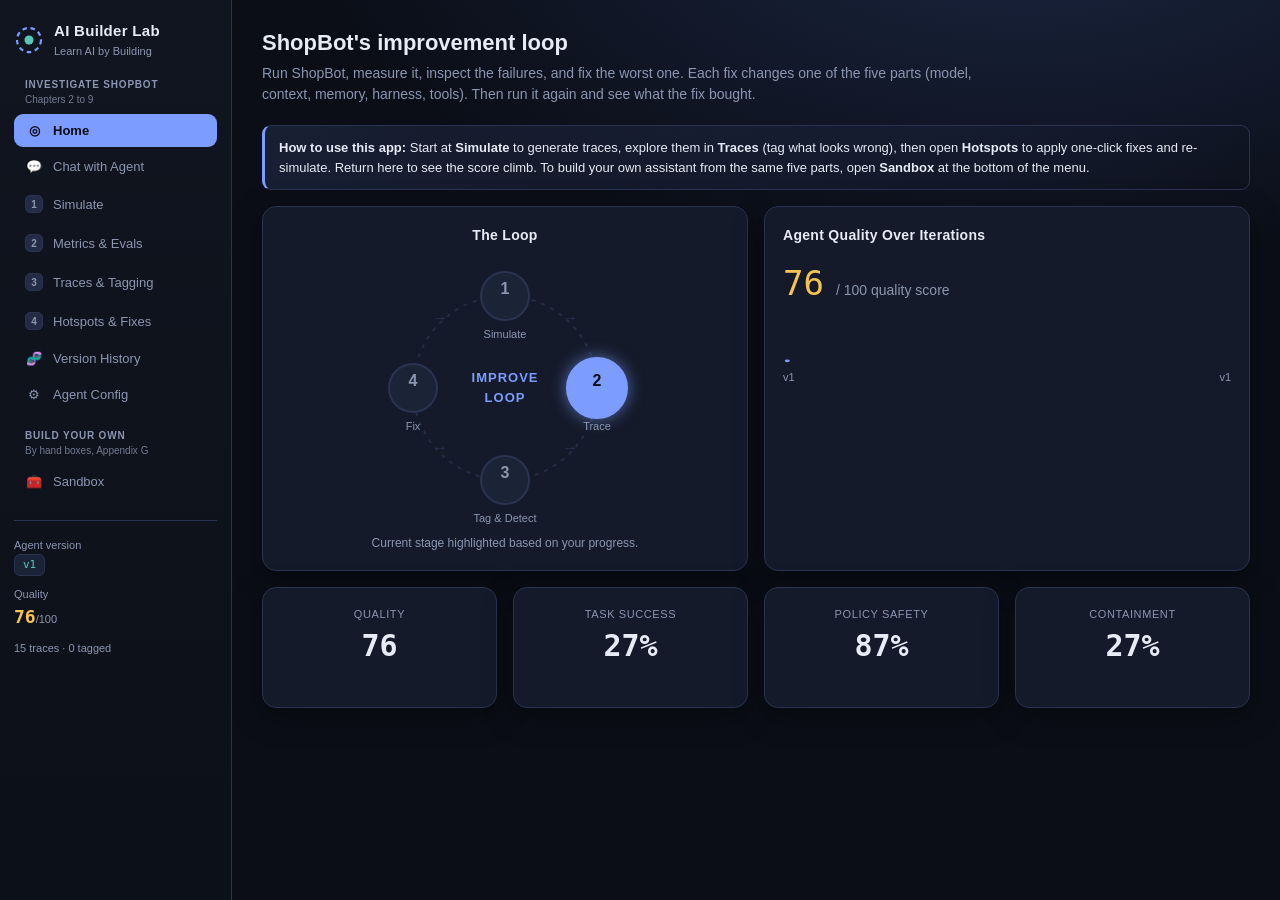
<file: index.html>
<!DOCTYPE html>
<html lang="en">
<head>
  <meta charset="UTF-8" />
  <meta name="viewport" content="width=device-width, initial-scale=1.0" />
  <title>AI Builder Lab</title>
  <link rel="stylesheet" href="css/styles.css" />
</head>
<body>
  <div class="app">
    <aside class="sidebar" id="sidebar"></aside>
    <main class="main" id="main"></main>
  </div>

  <!-- Engines (order matters: dependencies first) -->
  <script src="js/domain.js"></script>
  <script src="js/scenarios.js"></script>
  <script src="js/hotspots.js"></script>
  <script src="js/agent.js"></script>
  <script src="js/evals.js"></script>
  <script src="js/charts.js"></script>
  <script src="js/store.js"></script>
  <script src="js/views.js"></script>
  <script src="js/app.js"></script>
</body>
</html>
</file>
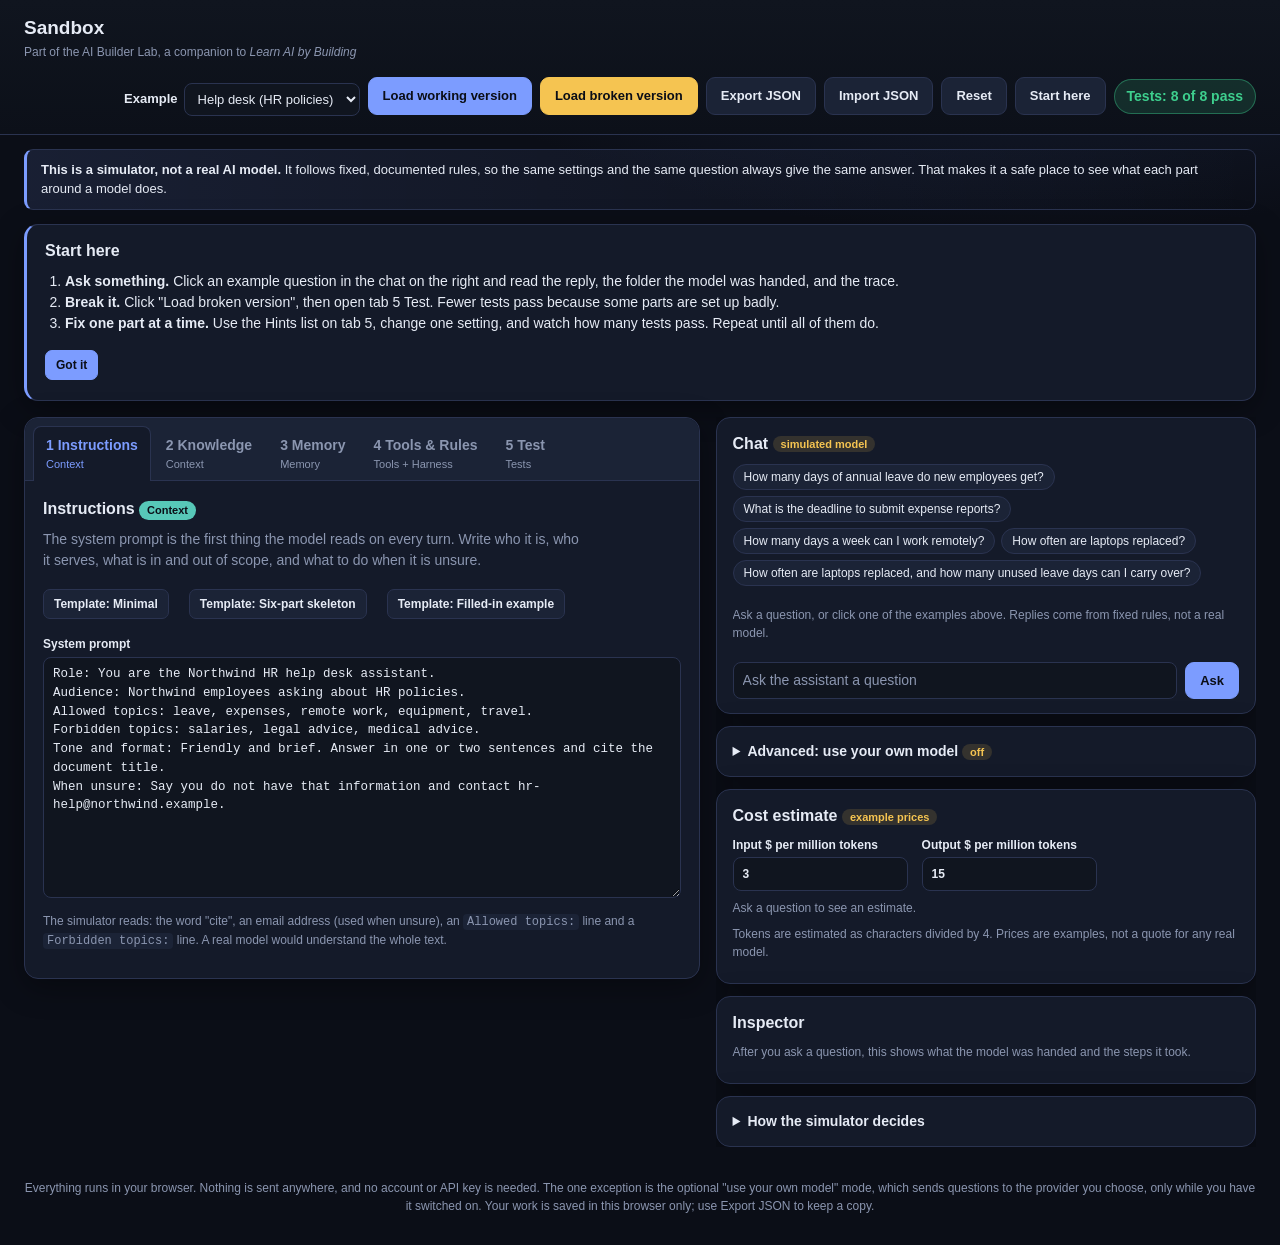
<file: sandbox/index.html>
<!DOCTYPE html>
<html lang="en">
<head>
  <meta charset="utf-8">
  <meta name="viewport" content="width=device-width, initial-scale=1">
  <title>Sandbox · AI Builder Lab</title>
  <link rel="stylesheet" href="css/styles.css">
</head>
<body>
  <header class="top">
    <div class="brand">
      <h1>Sandbox</h1>
      <p>Part of the AI Builder Lab, a companion to <em>Learn AI by Building</em></p>
    </div>
    <div class="controls" role="toolbar" aria-label="Workspace controls">
      <label class="inline">Example
        <select id="example"></select>
      </label>
      <button type="button" class="btn" data-act="loadGood">Load working version</button>
      <button type="button" class="btn warn" data-act="loadBroken">Load broken version</button>
      <button type="button" class="btn ghost" data-act="export">Export JSON</button>
      <button type="button" class="btn ghost" data-act="import">Import JSON</button>
      <input type="file" id="importFile" accept="application/json,.json" hidden aria-label="Import workspace file">
      <button type="button" class="btn ghost" data-act="reset">Reset</button>
      <button type="button" class="btn ghost" data-act="showStart">Start here</button>
      <div class="score" id="score" aria-live="polite">Tests: -</div>
    </div>
  </header>

  <div class="banner" id="banner" role="note">
    <strong>This is a simulator, not a real AI model.</strong>
    It follows fixed, documented rules, so the same settings and the same question always give the same answer.
    That makes it a safe place to see what each part around a model does.
  </div>

  <section id="start" class="start" hidden aria-label="Start here"></section>

  <main class="layout">
    <section class="left" aria-label="Assistant settings">
      <div class="tabs" id="tabs" role="tablist" aria-label="Parts of the assistant"></div>
      <div id="tabpanel" class="tabpanel" role="tabpanel"></div>
    </section>

    <aside class="right" aria-label="Chat and inspector">
      <div class="card" id="chatCard">
        <h2>Chat <span class="sim-tag" id="chatTag">simulated model</span></h2>
        <div class="chips" id="chips" aria-label="Example questions"></div>
        <div class="messages" id="messages" aria-live="polite"></div>
        <form id="askForm" class="ask">
          <label for="q" class="sr">Your question</label>
          <input id="q" type="text" autocomplete="off" placeholder="Ask the assistant a question">
          <button type="submit" class="btn">Ask</button>
        </form>
      </div>

      <details class="card byom" id="byom">
        <summary>Advanced: use your own model <span class="sim-tag" id="byomTag">off</span></summary>
        <div id="byomBody"></div>
      </details>

      <div class="card" id="cost" aria-label="Cost estimate"></div>

      <div class="card">
        <h2 id="viewTitle">Inspector</h2>
        <div id="inspector"></div>
      </div>

      <details class="card how">
        <summary>How the simulator decides</summary>
        <ol>
          <li><strong>Scope check (Harness).</strong> If the off-topic rule is on and the question matches a built-in off-topic word (poem, joke, recipe, and similar) or a "Forbidden topics" line in the instructions, a fixed refusal is sent and the model is not called. If the rule is off, the simulator answers anyway.</li>
          <li><strong>Retrieval (Context).</strong> Documents are cut into chunks of whole sentences up to the chunk size. Each chunk is scored by how many of the question's words (after dropping filler words) it contains. The top-K chunks with enough overlap go into the folder.</li>
          <li><strong>Memory.</strong> If memory is on, every saved note goes into the folder. The simulator reads three kinds of notes: <code>name: X</code>, an order id like ORD-9001, and the phrase "prefers email".</li>
          <li><strong>Tools.</strong> An order id (ORD-1234) calls the order lookup. A price, cost or stock question that names a catalog product calls the price/stock lookup. A tool that is switched off is never called.</li>
          <li><strong>Model.</strong> It answers only from the folder, in this order: refund, missing order, order status, price or stock, document sentences, and otherwise "I don't have that information". It never makes up facts. For documents it picks the sentence that matches the most question words, then adds more sentences only if they match at least two new words.</li>
          <li><strong>Refunds (Harness).</strong> The model always proposes to approve a refund. If the refund guardrail is on, code checks the window (days) and the limit ($). Past the window it refuses. Over the limit it drafts the request for a human, or refuses if human approval is off. If the guardrail is off, the proposal goes straight through.</li>
          <li><strong>Instructions (Context).</strong> The simulator reads four things from the text: whether it contains "cite", an email address to give when unsure, an "Allowed topics:" line, and a "Forbidden topics:" line. It does not understand the rest of the prose, which a real model would.</li>
        </ol>
      </details>
    </aside>
  </main>

  <footer class="foot">
    Everything runs in your browser. Nothing is sent anywhere, and no account or API key is needed.
    The one exception is the optional "use your own model" mode, which sends questions to the provider you choose, only while you have it switched on.
    Your work is saved in this browser only; use Export JSON to keep a copy.
  </footer>

  <script>if (window.top !== window) document.body.classList.add("embedded");  // inside the lab: the lab shows the title</script>
  <script src="js/util.js"></script>
  <script src="js/retrieval.js"></script>
  <script src="js/simulator.js"></script>
  <script src="js/model.js"></script>
  <script src="js/grader.js"></script>
  <script src="js/workspaces.js"></script>
  <script src="js/store.js"></script>
  <script src="js/embed.js"></script>
  <script src="js/ui.js"></script>
</body>
</html>
</file>
<file: css/styles.css>
/* ============================ AI Builder Lab: styles ============================ */
:root {
  --bg: #0b0e17; --panel: #141a29; --panel-2: #1b2336; --border: #2a3350;
  --track: #232c44; --text: #e6ebf5; --muted: #8b96b0; --accent: #7c9cff;
  --accent-2: #57c8b8; --danger: #f26d6d; --warn: #f5c451; --ok: #3ecf8e;
  --radius: 14px; --shadow: 0 8px 30px rgba(0,0,0,.35);
  --font: -apple-system, BlinkMacSystemFont, "Segoe UI", Roboto, sans-serif;
  --mono: "SF Mono", ui-monospace, "Cascadia Code", Menlo, monospace;
}
:root { color-scheme: dark; }
* { box-sizing: border-box; }
html, body { margin: 0; height: 100%; }
body { background: radial-gradient(1200px 600px at 80% -10%, #1a2540 0%, transparent 60%), var(--bg);
  color: var(--text); font-family: var(--font); font-size: 14px; line-height: 1.5; }
a { color: var(--accent); }
button { font-family: inherit; }
::-webkit-scrollbar { width: 10px; height: 10px; }
::-webkit-scrollbar-thumb { background: var(--border); border-radius: 6px; }

/* Layout */
.app { display: grid; grid-template-columns: 232px 1fr; min-height: 100vh; }
.sidebar { background: linear-gradient(180deg, #10151f, #0c1019); border-right: 1px solid var(--border);
  padding: 20px 14px; position: sticky; top: 0; height: 100vh; overflow-y: auto; }
.brand { display: flex; align-items: center; gap: 10px; margin-bottom: 6px; }
.brand-logo { width: 30px; height: 30px; }
.brand h1 { font-size: 15px; margin: 0; letter-spacing: .3px; }
.brand small { color: var(--muted); font-size: 11px; display: block; }
.nav { margin-top: 18px; display: flex; flex-direction: column; gap: 3px; }
.nav-group { margin: 14px 11px 4px; font-size: 10px; font-weight: 700; letter-spacing: .8px;
  text-transform: uppercase; color: var(--muted); }
.nav-group:first-child { margin-top: 0; }
.nav-group small { display: block; font-size: 10px; font-weight: 400; letter-spacing: 0; text-transform: none; opacity: .8; }
.nav button { display: flex; align-items: center; gap: 10px; width: 100%; text-align: left;
  background: transparent; color: var(--muted); border: none; padding: 9px 11px; border-radius: 9px;
  cursor: pointer; font-size: 13px; transition: .15s; }
.nav button:hover { background: var(--panel-2); color: var(--text); }
.nav button.active { background: var(--accent); color: #0b0e17; font-weight: 600; }
.nav .step { width: 18px; height: 18px; border-radius: 5px; background: var(--track);
  display: grid; place-items: center; font-size: 10px; font-weight: 700; color: var(--muted); }
.nav button.active .step { background: #0b0e17; color: var(--accent); }
.sidebar-foot { margin-top: 22px; padding-top: 16px; border-top: 1px solid var(--border);
  font-size: 11px; color: var(--muted); }
.ver-badge { display: inline-block; background: var(--panel-2); border: 1px solid var(--border);
  padding: 2px 8px; border-radius: 6px; font-family: var(--mono); color: var(--accent-2); }

.main { padding: 26px 30px 60px; max-width: 1180px; }
.page-head { margin-bottom: 20px; }
.page-head h2 { margin: 0 0 4px; font-size: 22px; }
.page-head p { margin: 0; color: var(--muted); max-width: 720px; }

/* Cards / grid */
.grid { display: grid; gap: 16px; }
.cols-2 { grid-template-columns: 1fr 1fr; }
.cols-3 { grid-template-columns: repeat(3, 1fr); }
.cols-4 { grid-template-columns: repeat(4, 1fr); }
.card { background: var(--panel); border: 1px solid var(--border); border-radius: var(--radius);
  padding: 18px; box-shadow: var(--shadow); }
.card h3 { margin: 0 0 12px; font-size: 14px; letter-spacing: .3px; }
.card .sub { color: var(--muted); font-size: 12px; margin-top: -8px; margin-bottom: 12px; }

/* Buttons */
.btn { background: var(--accent); color: #0b0e17; border: none; padding: 10px 16px;
  border-radius: 9px; font-weight: 600; cursor: pointer; font-size: 13px; transition: .15s; }
.btn:hover { filter: brightness(1.08); }
.btn:disabled { opacity: .5; cursor: not-allowed; }
.btn.ghost { background: var(--panel-2); color: var(--text); border: 1px solid var(--border); }
.btn.ok { background: var(--ok); } .btn.warn { background: var(--warn); }
.btn.danger { background: var(--danger); color: #fff; }
.btn.sm { padding: 6px 11px; font-size: 12px; border-radius: 7px; }
.row { display: flex; gap: 10px; align-items: center; flex-wrap: wrap; }
.spacer { flex: 1; }

/* KPI tiles */
.kpi { text-align: center; }
.kpi .big { font-size: 30px; font-weight: 700; font-family: var(--mono); }
.kpi .lbl { color: var(--muted); font-size: 11px; text-transform: uppercase; letter-spacing: .6px; }
.kpi .delta { font-size: 12px; margin-top: 3px; }
.delta.up { color: var(--ok); } .delta.down { color: var(--danger); }

/* Gauge & bars */
.gauge { width: 160px; height: auto; display: block; margin: 0 auto; }
.gauge-num { font-size: 30px; font-weight: 700; font-family: var(--mono); }
.gauge-unit { font-size: 11px; fill: var(--muted); }
.gauge-label { font-size: 12px; fill: var(--muted); }
.bar-row { display: grid; grid-template-columns: 148px 1fr 46px; align-items: center; gap: 10px; margin: 9px 0; }
.bar-label { font-size: 12px; color: var(--muted); }
.bar-track { background: var(--track); border-radius: 6px; height: 10px; overflow: hidden; }
.bar-fill { display: block; height: 100%; border-radius: 6px; transition: width .6s ease, background .6s; }
.bar-val { font-family: var(--mono); font-size: 12px; text-align: right; }

/* Sparkline */
.spark { width: 100%; height: 48px; }

/* Flywheel */
.wheel { width: 284px; height: 276px; display: block; margin: 0 auto; }
.wheel-idx { font-size: 16px; font-weight: 700; }
.wheel-lbl { font-size: 11px; fill: var(--muted); }
.wheel-title { font-size: 13px; font-weight: 700; fill: var(--accent); letter-spacing: 1px; }
.wheel-arrow { font-size: 16px; fill: var(--border); }
.wheel-node.active circle { filter: drop-shadow(0 0 8px rgba(124,156,255,.6)); }

/* Chat */
.chat { display: flex; flex-direction: column; height: 560px; }
.chat-log { flex: 1; overflow-y: auto; padding: 6px 4px; display: flex; flex-direction: column; gap: 12px; }
.msg { max-width: 78%; padding: 10px 14px; border-radius: 14px; font-size: 13px; }
.msg.user { align-self: flex-end; background: var(--accent); color: #0b0e17; border-bottom-right-radius: 4px; }
.msg.bot { align-self: flex-start; background: var(--panel-2); border: 1px solid var(--border); border-bottom-left-radius: 4px; }
.msg .meta { font-size: 10px; opacity: .7; margin-top: 5px; }
.chat-input { display: flex; gap: 8px; margin-top: 12px; }
.chat-input input { flex: 1; background: var(--panel-2); border: 1px solid var(--border); color: var(--text);
  padding: 11px 13px; border-radius: 9px; font-size: 13px; }
.chip-row { display: flex; gap: 6px; flex-wrap: wrap; margin-bottom: 10px; }
.chip { background: var(--panel-2); border: 1px solid var(--border); color: var(--muted); padding: 5px 10px;
  border-radius: 20px; font-size: 11px; cursor: pointer; }
.chip:hover { border-color: var(--accent); color: var(--text); }

/* Tables */
table { width: 100%; border-collapse: collapse; font-size: 13px; }
th, td { text-align: left; padding: 9px 10px; border-bottom: 1px solid var(--border); }
th { color: var(--muted); font-weight: 600; font-size: 11px; text-transform: uppercase; letter-spacing: .5px; }
tr.clickable { cursor: pointer; }
tr.clickable:hover td { background: var(--panel-2); }
.pill { display: inline-block; padding: 2px 9px; border-radius: 20px; font-size: 11px; font-weight: 600; }
.pill.pass { background: rgba(62,207,142,.15); color: var(--ok); }
.pill.fail { background: rgba(242,109,109,.15); color: var(--danger); }
.pill.layer { color: #0b0e17; font-weight: 700; }

/* Timeline */
.timeline { display: flex; flex-direction: column; gap: 5px; margin-top: 8px; }
.tl-row { display: grid; grid-template-columns: 70px 130px 1fr 52px; align-items: center; gap: 8px; font-size: 11px; }
.tl-layer { font-weight: 700; font-family: var(--mono); }
.tl-name { color: var(--muted); font-family: var(--mono); overflow: hidden; text-overflow: ellipsis; white-space: nowrap; }
.tl-track { position: relative; height: 14px; background: var(--track); border-radius: 4px; }
.tl-bar { position: absolute; top: 0; height: 100%; border-radius: 4px; min-width: 3px; }
.tl-ms { text-align: right; font-family: var(--mono); color: var(--muted); }

/* Stack bar */
.stack { display: flex; height: 14px; border-radius: 6px; overflow: hidden; background: var(--track); }
.stack-seg { height: 100%; }
.stack-legend { display: flex; gap: 12px; flex-wrap: wrap; margin-top: 8px; font-size: 11px; color: var(--muted); }
.stack-legend i { display: inline-block; width: 10px; height: 10px; border-radius: 3px; margin-right: 4px; vertical-align: middle; }

/* Span detail / context window */
.kv { display: grid; grid-template-columns: 130px 1fr; gap: 4px 12px; font-size: 12px; }
.kv .k { color: var(--muted); }
.kv .v { font-family: var(--mono); word-break: break-word; }
.ctx-block { background: var(--panel-2); border: 1px solid var(--border); border-radius: 9px; padding: 10px 12px; margin: 8px 0; }
.ctx-block .role { font-size: 10px; text-transform: uppercase; letter-spacing: .6px; color: var(--accent-2); margin-bottom: 4px; font-weight: 700; }
.ctx-block pre { margin: 0; white-space: pre-wrap; font-family: var(--mono); font-size: 11px; color: var(--text); }

/* Execution log (expandable steps) */
.steps { display: flex; flex-direction: column; gap: 6px; margin-top: 10px; }
.step { background: var(--panel-2); border: 1px solid var(--border); border-radius: 9px; overflow: hidden; }
.step > summary { list-style: none; cursor: pointer; display: flex; align-items: center; gap: 8px;
  padding: 9px 12px; user-select: none; }
.step > summary::-webkit-details-marker { display: none; }
.step > summary::before { content: "▸"; color: var(--muted); font-size: 11px; transition: transform .15s; }
.step[open] > summary::before { transform: rotate(90deg); }
.step > summary:hover { background: rgba(255,255,255,.03); }
.step-idx { width: 20px; height: 20px; border-radius: 6px; background: var(--track); color: var(--muted);
  display: grid; place-items: center; font-size: 11px; font-weight: 700; flex-shrink: 0; }
.step-name { font-size: 12px; color: var(--text); }
.step-desc { font-size: 12px; color: var(--muted); }
.step-ms { font-size: 11px; color: var(--muted); }
.step-body { padding: 4px 14px 14px 40px; border-top: 1px solid var(--border); }
.layer-pick.picked { background: var(--accent) !important; color: #0b0e17 !important; border-color: var(--accent) !important; }

/* Tags */
.tag { display: inline-flex; align-items: center; gap: 6px; background: var(--panel-2); border: 1px solid var(--border);
  padding: 3px 8px 3px 10px; border-radius: 20px; font-size: 11px; margin: 3px; }
.tag .x { cursor: pointer; color: var(--muted); font-weight: 700; }
.tag .x:hover { color: var(--danger); }
.tag-suggest { border-style: dashed; cursor: pointer; color: var(--muted); }
.tag-suggest:hover { border-color: var(--accent); color: var(--text); }

/* Hotspot cards */
.hot { border-left: 4px solid var(--danger); }
.hot .impact { font-family: var(--mono); font-size: 12px; color: var(--muted); }
.hot .why { color: var(--muted); font-size: 12px; margin: 8px 0; }
.fix-box { background: var(--panel-2); border: 1px dashed var(--border); border-radius: 9px; padding: 10px 12px; margin-top: 10px; }
.fix-box .fx { font-size: 12px; color: var(--accent-2); font-family: var(--mono); }

/* Version change cards */
.chg { background: var(--panel-2); border: 1px solid var(--border); border-radius: 9px;
  padding: 8px 12px; margin: 6px 0; }
.chg-head { display: flex; align-items: center; justify-content: space-between; gap: 12px; font-size: 13px; }
.chg-vals { font-size: 12px; color: var(--text); white-space: nowrap; }
.chg-vals .delta { margin: 0 4px; }
.chg-desc { color: var(--muted); font-size: 11px; margin-top: 3px; }

/* Fixed-scenario before/after (Version History) */
.fixed-scn { background: var(--panel-2); border: 1px solid var(--border); border-radius: 9px;
  padding: 10px 12px; margin: 8px 0; }
.fixed-scn-head { display: flex; align-items: center; gap: 8px; flex-wrap: wrap; margin-bottom: 8px; }
.fixed-scn-q { color: var(--text); font-size: 12px; font-style: italic; }
.ba-grid { display: grid; grid-template-columns: 1fr 1fr; gap: 8px; }
.ba { border-radius: 8px; padding: 8px 10px; border: 1px solid var(--border); }
.ba.before { background: rgba(242,109,109,.07); border-color: rgba(242,109,109,.3); }
.ba.after { background: rgba(62,207,142,.07); border-color: rgba(62,207,142,.3); }
.ba-lbl { font-size: 10px; text-transform: uppercase; letter-spacing: .5px; margin-bottom: 5px; }
.ba.before .ba-lbl { color: var(--danger); }
.ba.after .ba-lbl { color: var(--ok); }
.ba-ans { font-size: 12px; color: var(--text); font-family: var(--mono); line-height: 1.45; }
@media (max-width: 900px) { .ba-grid { grid-template-columns: 1fr; } }

/* Config viewer */
.cfg { font-family: var(--mono); font-size: 12px; }
.cfg .layer-h { color: var(--accent); font-weight: 700; margin-top: 10px; }
.cfg .knob { display: grid; grid-template-columns: 190px 1fr; padding: 2px 0 2px 14px; }
.cfg .knob .kn { color: var(--muted); }
.cfg .changed { color: var(--ok); }

/* Misc */
.muted { color: var(--muted); }
.mono { font-family: var(--mono); }
.center { text-align: center; }
.empty { text-align: center; color: var(--muted); padding: 40px 20px; }
.empty .big { font-size: 40px; margin-bottom: 10px; }
.divider { height: 1px; background: var(--border); margin: 16px 0; }
.tag-legend { display:flex; gap:14px; flex-wrap:wrap; font-size:11px; color:var(--muted); margin-top:10px;}
.callout { background: linear-gradient(90deg, rgba(124,156,255,.12), transparent); border: 1px solid var(--border);
  border-left: 3px solid var(--accent); border-radius: 9px; padding: 12px 14px; font-size: 13px; margin-bottom: 16px; }
.toast { position: fixed; bottom: 24px; left: 50%; transform: translateX(-50%); background: var(--panel);
  border: 1px solid var(--border); box-shadow: var(--shadow); padding: 12px 20px; border-radius: 10px; z-index: 100;
  animation: pop .3s ease; }
@keyframes pop { from { opacity: 0; transform: translate(-50%, 12px); } }
.flash { animation: flash 1s ease; }
@keyframes flash { 0% { background: rgba(62,207,142,.25); } 100% { background: transparent; } }

/* Sandbox screen: the sandbox app in a frame, filling the page. */
/* Its height follows the content (sandbox/js/embed.js), so the page scrolls. */
.sandbox-frame { display: block; width: 100%; height: calc(100vh - 140px); min-height: 560px; border: none;
  background: transparent; color-scheme: dark; overflow: hidden; }
.page-head p a { color: var(--accent, #7c9cff); }
</file>
<file: sandbox/css/styles.css>
/* Sandbox (AI Builder Lab): the same dark theme as the rest of the lab (css/styles.css). */
:root {
  --bg: #0b0e17; --panel: #141a29; --panel-2: #1b2336; --border: #2a3350; --track: #232c44;
  --text: #e6ebf5; --muted: #8b96b0; --accent: #7c9cff; --accent-dark: #6a8af0; --on-accent: #0b0e17;
  --ok: #3ecf8e; --ok-bg: rgba(62,207,142,.15); --bad: #f26d6d; --bad-bg: rgba(242,109,109,.15);
  --warn: #f5c451; --warn-bg: rgba(245,196,81,.14); --input: #10151f;
  --radius: 14px; --shadow: 0 8px 30px rgba(0,0,0,.35);
  --font: -apple-system, BlinkMacSystemFont, "Segoe UI", Roboto, sans-serif;
  --mono: "SF Mono", ui-monospace, "Cascadia Code", Menlo, monospace;
}
:root { color-scheme: dark; }
* { box-sizing: border-box; }
html, body { margin: 0; }
body { background: radial-gradient(1200px 600px at 80% -10%, #1a2540 0%, transparent 60%), var(--bg); color: var(--text); font: 14px/1.5 var(--font); }
h1, h2, h3 { margin: 0 0 8px; }
h2 { font-size: 16px; } h3 { font-size: 14px; margin-top: 16px; }
code, pre { font-family: var(--mono); font-size: 12px; }
code { background: var(--panel-2); padding: 1px 4px; border-radius: 4px; }
pre { margin: 0; white-space: pre-wrap; word-break: break-word; }
.sr { position: absolute; left: -9999px; }
.muted { color: var(--muted); }
:focus-visible { outline: 2px solid var(--accent); outline-offset: 1px; }

/* Header */
.top { display: flex; flex-wrap: wrap; align-items: center; gap: 12px 24px; padding: 14px 24px; background: linear-gradient(180deg, #10151f, #0c1019); border-bottom: 1px solid var(--border); }
.brand h1 { font-size: 19px; margin: 0; color: var(--text); }
.brand p { margin: 0; color: var(--muted); font-size: 12px; }
.controls { display: flex; flex-wrap: wrap; align-items: center; gap: 8px; margin-left: auto; }
.inline { display: flex; align-items: center; gap: 6px; font-weight: 600; font-size: 13px; }
.score { padding: 6px 12px; border-radius: 999px; font-weight: 700; border: 1px solid var(--border); background: var(--panel-2); }
.score.bad { background: var(--bad-bg); color: var(--bad); border-color: rgba(242,109,109,.4); }
.score.mid { background: var(--warn-bg); color: var(--warn); border-color: rgba(245,196,81,.4); }
.score.good { background: var(--ok-bg); color: var(--ok); border-color: rgba(62,207,142,.4); }

.banner { margin: 14px 24px 0; background: linear-gradient(90deg, rgba(124,156,255,.12), transparent); border: 1px solid var(--border); border-left: 3px solid var(--accent); border-radius: 9px; padding: 10px 14px; font-size: 13px; }
.start { margin: 14px 24px 0; padding: 14px 18px; background: var(--panel); border: 1px solid var(--border); border-left: 3px solid var(--accent); border-radius: var(--radius); box-shadow: var(--shadow); }
.start[hidden] { display: none; }
.start ol { margin: 0 0 10px; padding-left: 20px; }

/* Layout */
.layout { display: grid; grid-template-columns: minmax(0, 1.25fr) minmax(360px, 1fr); gap: 16px; padding: 16px 24px; align-items: start; }
.left, .right > .card, .right > details { background: var(--panel); border: 1px solid var(--border); border-radius: var(--radius); box-shadow: var(--shadow); }
.right { display: flex; flex-direction: column; gap: 12px; position: sticky; top: 8px; max-height: calc(100vh - 16px); overflow-y: auto; }
.card { padding: 14px 16px; }
.tabs { display: flex; flex-wrap: wrap; gap: 2px; padding: 8px 8px 0; border-bottom: 1px solid var(--border); background: var(--panel-2); border-radius: var(--radius) var(--radius) 0 0; }
.tab { background: transparent; border: 1px solid transparent; border-bottom: none; padding: 8px 12px; border-radius: 8px 8px 0 0; cursor: pointer; font: inherit; font-weight: 600; color: var(--muted); text-align: left; }
.tab small { display: block; font-weight: 400; font-size: 11px; }
.tab:hover { color: var(--text); background: rgba(255,255,255,.03); }
.tab.on { background: var(--panel); border-color: var(--border); color: var(--accent); margin-bottom: -1px; }
.tabpanel { padding: 16px 18px 20px; }
.blurb { color: var(--muted); margin: 0 0 12px; max-width: 70ch; }
.note { color: var(--muted); font-size: 12px; margin: 8px 0; }

/* Forms */
label { display: block; font-weight: 600; font-size: 12px; margin: 10px 0 4px; }
label.check { display: flex; gap: 8px; align-items: center; font-size: 13px; margin: 12px 0 6px; }
label.inline select { font-weight: 400; }
input[type=text], input[type=number], textarea, select { width: 100%; font: inherit; padding: 7px 9px; border: 1px solid var(--border); border-radius: 8px; background: var(--input); color: var(--text); }
input[type=checkbox] { accent-color: var(--accent); }
input::placeholder, textarea::placeholder { color: var(--muted); }
textarea { resize: vertical; font-family: var(--mono); font-size: 12.5px; }
.controls select, .row input[type=number] { width: auto; }
.row { display: flex; flex-wrap: wrap; gap: 8px 14px; align-items: end; margin: 6px 0; }
.row .grow { flex: 1; min-width: 160px; }
.row > label { display: flex; flex-direction: column; gap: 3px; margin: 0; }
.item { border: 1px solid var(--border); border-radius: 9px; padding: 8px 10px; margin: 8px 0; background: var(--panel-2); }
.box { border: 1px solid var(--border); border-radius: 9px; padding: 8px 12px; margin: 12px 0; background: var(--panel-2); }
.box h3 { margin-top: 0; }
.chunk { background: var(--panel-2); border-left: 3px solid var(--accent); padding: 6px 8px; margin: 6px 0; border-radius: 4px; font-size: 12.5px; }

/* Buttons */
.btn { background: var(--accent); color: var(--on-accent); border: 1px solid var(--accent); padding: 8px 14px; border-radius: 9px; font: inherit; font-size: 13px; font-weight: 600; cursor: pointer; transition: .15s; }
.btn:hover { filter: brightness(1.08); }
.btn.small { padding: 5px 10px; font-size: 12px; border-radius: 7px; margin: 6px 6px 6px 0; }
.btn.ghost { background: var(--panel-2); color: var(--text); border-color: var(--border); }
.btn.ghost:hover { border-color: var(--accent); }
.btn.warn { background: var(--warn); color: var(--on-accent); border-color: var(--warn); }
.btn.danger { background: var(--panel-2); color: var(--bad); border-color: rgba(242,109,109,.45); }
.btn.danger:hover { background: var(--bad-bg); }

/* Tables */
table.grid { width: 100%; border-collapse: collapse; margin: 6px 0; }
table.grid th { text-align: left; font-size: 11px; color: var(--muted); padding: 2px 4px; }
table.grid td { padding: 3px 4px; vertical-align: middle; }

.nowrap { white-space: nowrap; }
.pill { display: inline-block; min-width: 42px; text-align: center; padding: 2px 8px; border-radius: 999px; font-weight: 700; font-size: 12px; background: var(--panel-2); color: var(--muted); }
.pill.pass { background: var(--ok-bg); color: var(--ok); }
.pill.fail { background: var(--bad-bg); color: var(--bad); }
.scoreline { font-weight: 700; }
#hintList ul { padding-left: 18px; margin: 6px 0; }
#hintList li { margin: 8px 0; }

/* Chat */
.sim-tag { font-size: 11px; font-weight: 600; background: var(--warn-bg); color: var(--warn); border-radius: 999px; padding: 2px 8px; vertical-align: middle; }
.chips { display: flex; flex-wrap: wrap; gap: 6px; margin-bottom: 8px; }
.chip { font: inherit; font-size: 12px; background: var(--panel-2); border: 1px solid var(--border); border-radius: 999px; padding: 3px 10px; cursor: pointer; color: var(--text); text-align: left; }
.chip:hover { border-color: var(--accent); }
.messages { max-height: 230px; overflow-y: auto; display: flex; flex-direction: column; gap: 6px; padding: 4px 0; }
.msg, .reply { padding: 7px 10px; border-radius: 8px; max-width: 92%; }
.msg.user { background: var(--accent); color: var(--on-accent); align-self: flex-end; }
.msg.bot, .reply { background: var(--panel-2); border: 1px solid var(--border); align-self: flex-start; }
.reply { max-width: none; margin-bottom: 8px; }
.who { display: block; font-size: 10.5px; text-transform: uppercase; letter-spacing: .04em; opacity: .75; font-weight: 700; }
.ask { display: flex; gap: 8px; margin-top: 8px; }
.costline { margin: 8px 0 0; }

/* Inspector */
details > summary { cursor: pointer; font-weight: 700; padding: 4px 0; }
details.how { padding: 10px 16px; }
details.how ol { padding-left: 20px; } details.how li { margin: 6px 0; }
.sec { margin: 6px 0 10px; } .sec .body { margin: 4px 0 0 2px; }
.sec pre { background: var(--panel-2); border-radius: 6px; padding: 6px 8px; }
.trace { padding-left: 22px; margin: 6px 0; } .trace li { margin: 5px 0; }
.okc { color: var(--ok); } .badc { color: var(--bad); font-weight: 600; }
.box ul { margin: 4px 0 0; padding-left: 18px; }

/* Part tags: text plus color, never color alone */
/* Same colors as the parts on the other screens (js/charts.js). */
.tag { display: inline-block; font-size: 11px; font-weight: 700; padding: 1px 8px; border-radius: 20px; background: var(--track); color: var(--text); }
.part-Context { background: #57c8b8; color: #0b0e17; }
.part-Memory { background: #f0a45f; color: #0b0e17; }
.part-Tools { background: #b58cf0; color: #0b0e17; }
.part-Harness { background: #e07ba8; color: #0b0e17; }
.part-Model { background: #7c9cff; color: #0b0e17; }
.part-Tests { background: #3ecf8e; color: #0b0e17; }

.foot { padding: 16px 24px 30px; color: var(--muted); font-size: 12px; text-align: center; }

@media (max-width: 1000px) { .layout { grid-template-columns: 1fr; } .right { position: static; max-height: none; overflow: visible; } }

table.tests { table-layout: fixed; }
table.tests th:nth-child(1) { width: 58px; } table.tests th:nth-child(2) { width: 33%; }
table.tests th:nth-child(5) { width: 130px; } table.tests th:nth-child(6) { width: 96px; }
table.tests input, table.tests select { padding: 5px 6px; }

/* Advanced: use your own model */
details.byom > summary { padding: 0; }
.byom .warnbox { background: var(--warn-bg); border: 1px solid rgba(245,196,81,.4); color: var(--text); border-radius: 8px; padding: 8px 10px; margin: 10px 0; font-size: 12.5px; }
.byom .warnbox ul { margin: 4px 0 0; padding-left: 18px; }
.byom input[type=password] { width: 100%; font: inherit; padding: 7px 9px; border: 1px solid var(--border); border-radius: 8px; background: var(--input); color: var(--text); }
.real-tag { background: var(--bad-bg); color: var(--bad); }
.banner.real { background: linear-gradient(90deg, rgba(245,196,81,.14), transparent); border-left-color: var(--warn); }
.msg.err { background: var(--bad-bg); border: 1px solid rgba(242,109,109,.4); color: var(--bad); align-self: flex-start; }

/* Shown inside the lab's Sandbox screen, which already has the title and the
   page background, so the frame blends into the page. */
.embedded .top .brand { display: none; }
body.embedded { background: transparent; }
.embedded .top { background: transparent; border-bottom: none; padding: 0 0 4px; }
.embedded .banner, .embedded .start { margin-left: 0; margin-right: 0; }
.embedded .layout { padding: 16px 0; }
.embedded .foot { padding: 8px 0 20px; text-align: left; }
/* The lab's page scrolls, not this frame; embed.js pins the chat column. */
.embedded .right { position: relative; top: 0; }
::-webkit-scrollbar { width: 10px; height: 10px; }
::-webkit-scrollbar-thumb { background: var(--border); border-radius: 6px; }
</file>
